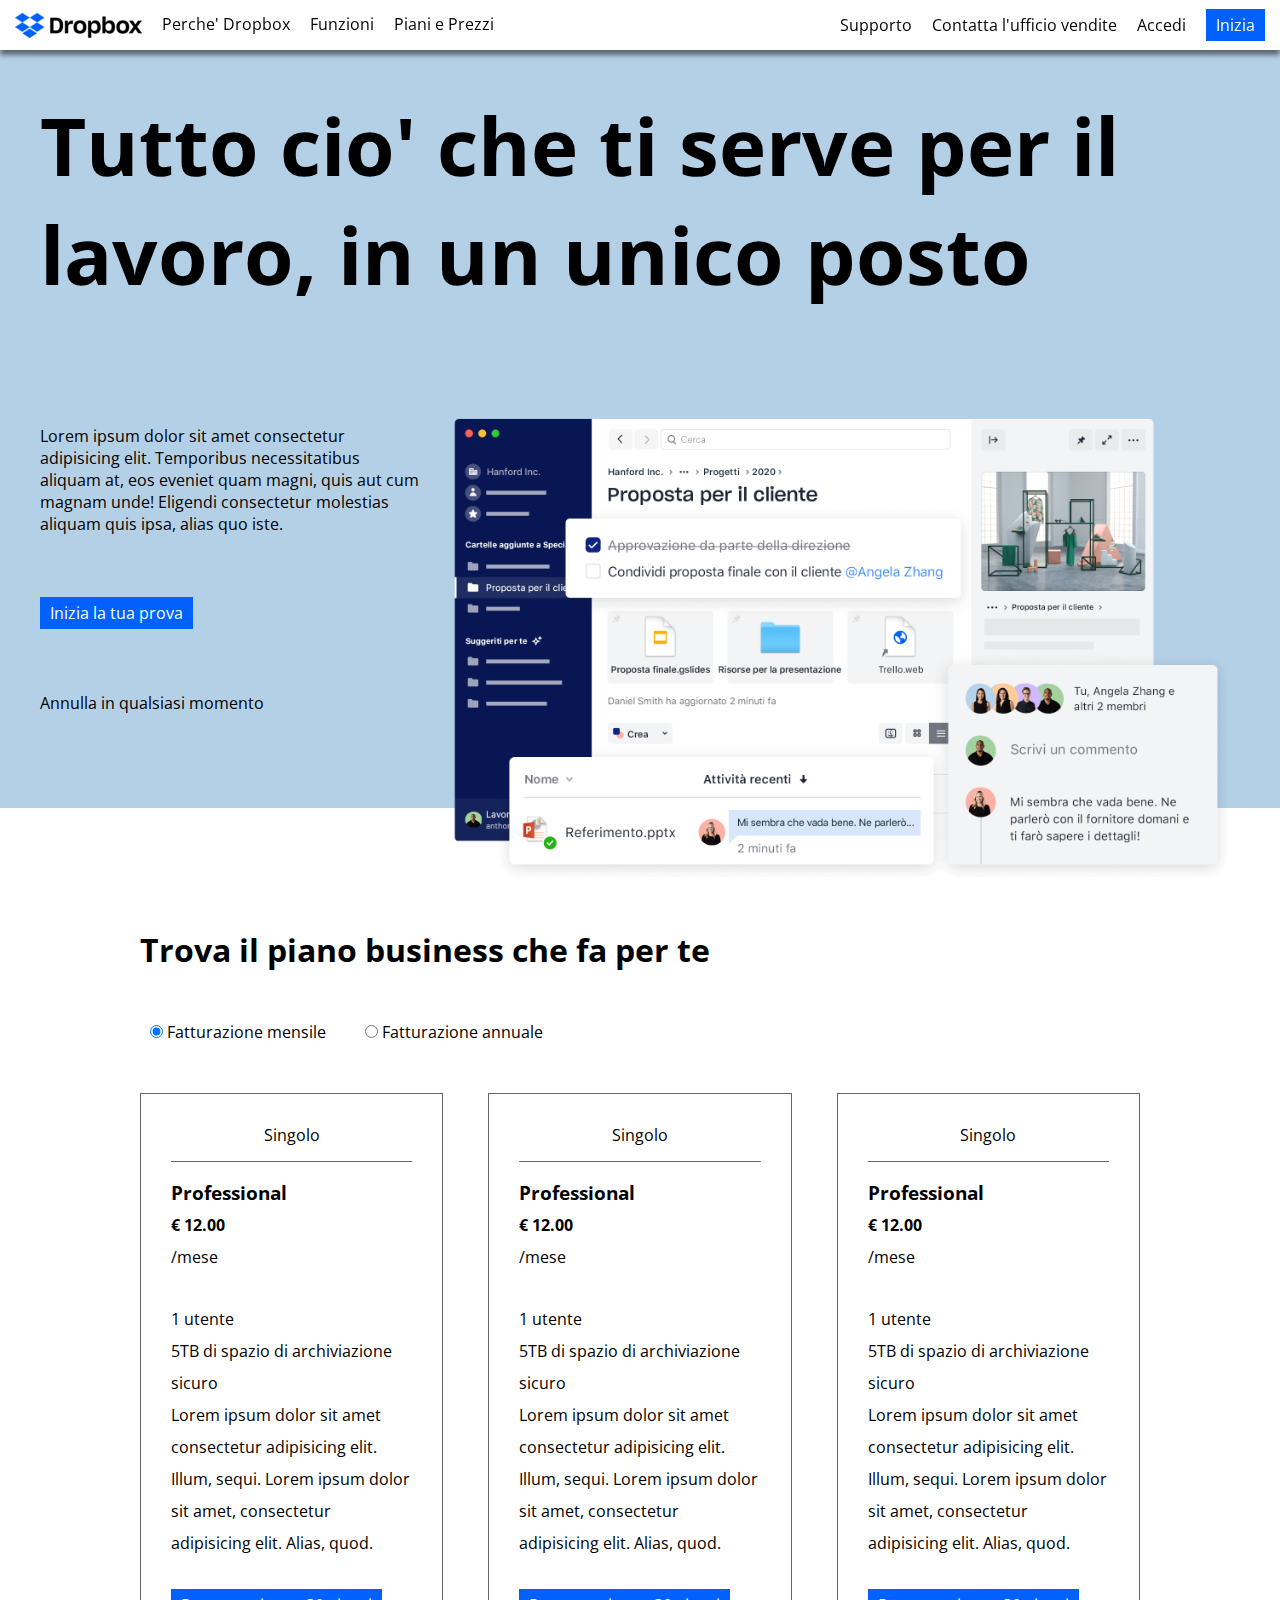
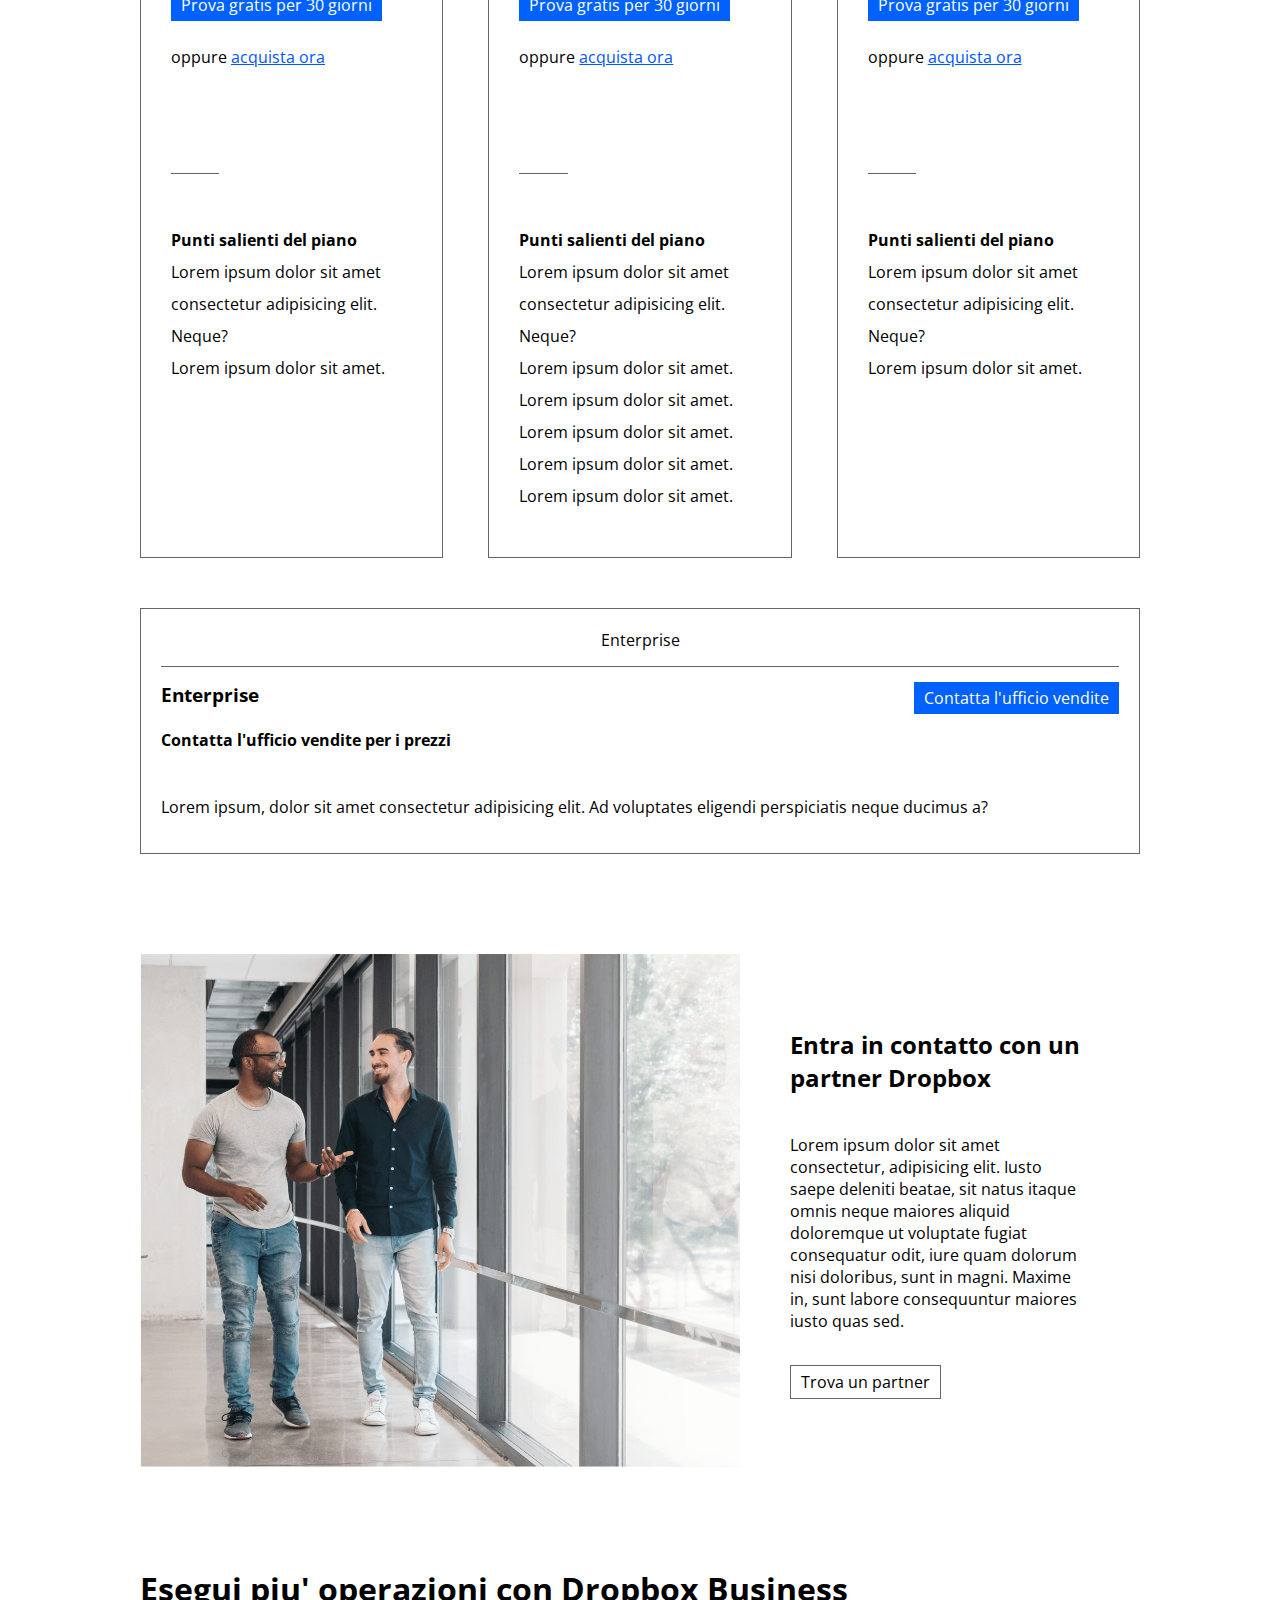
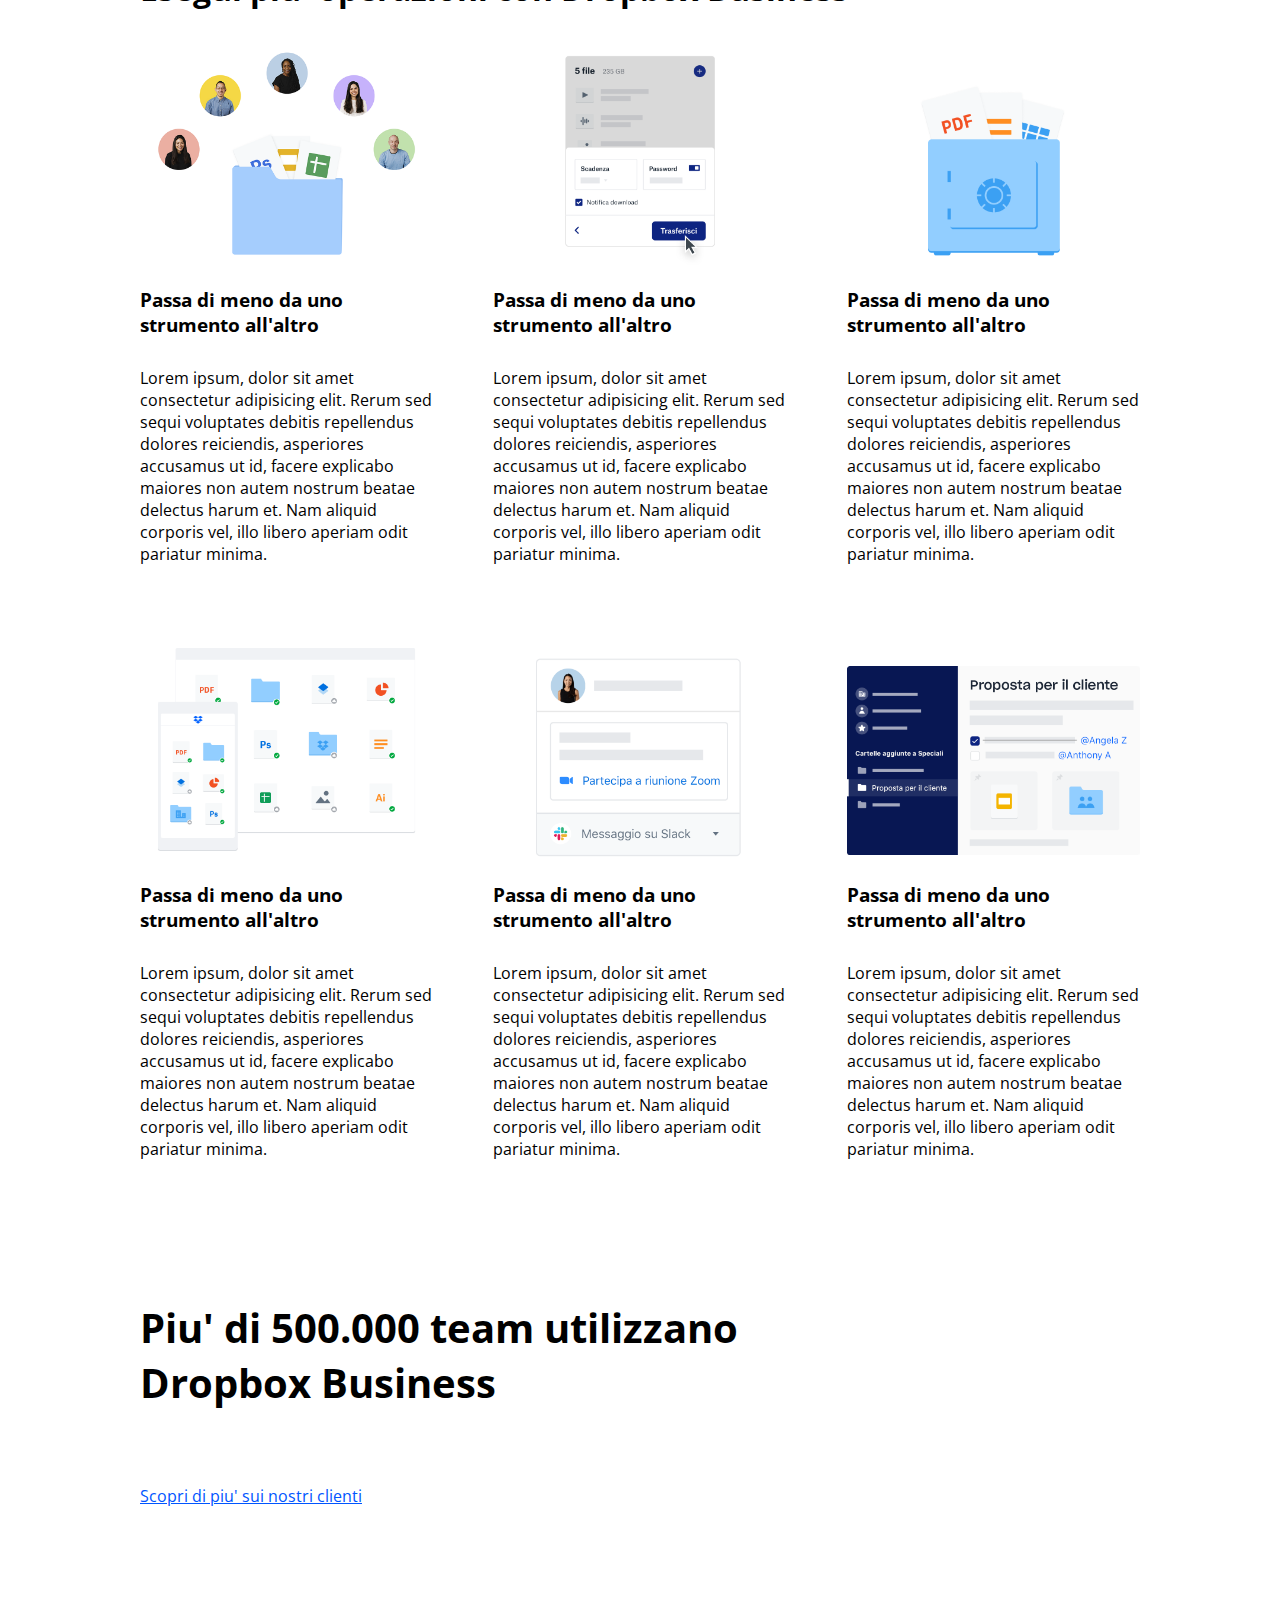
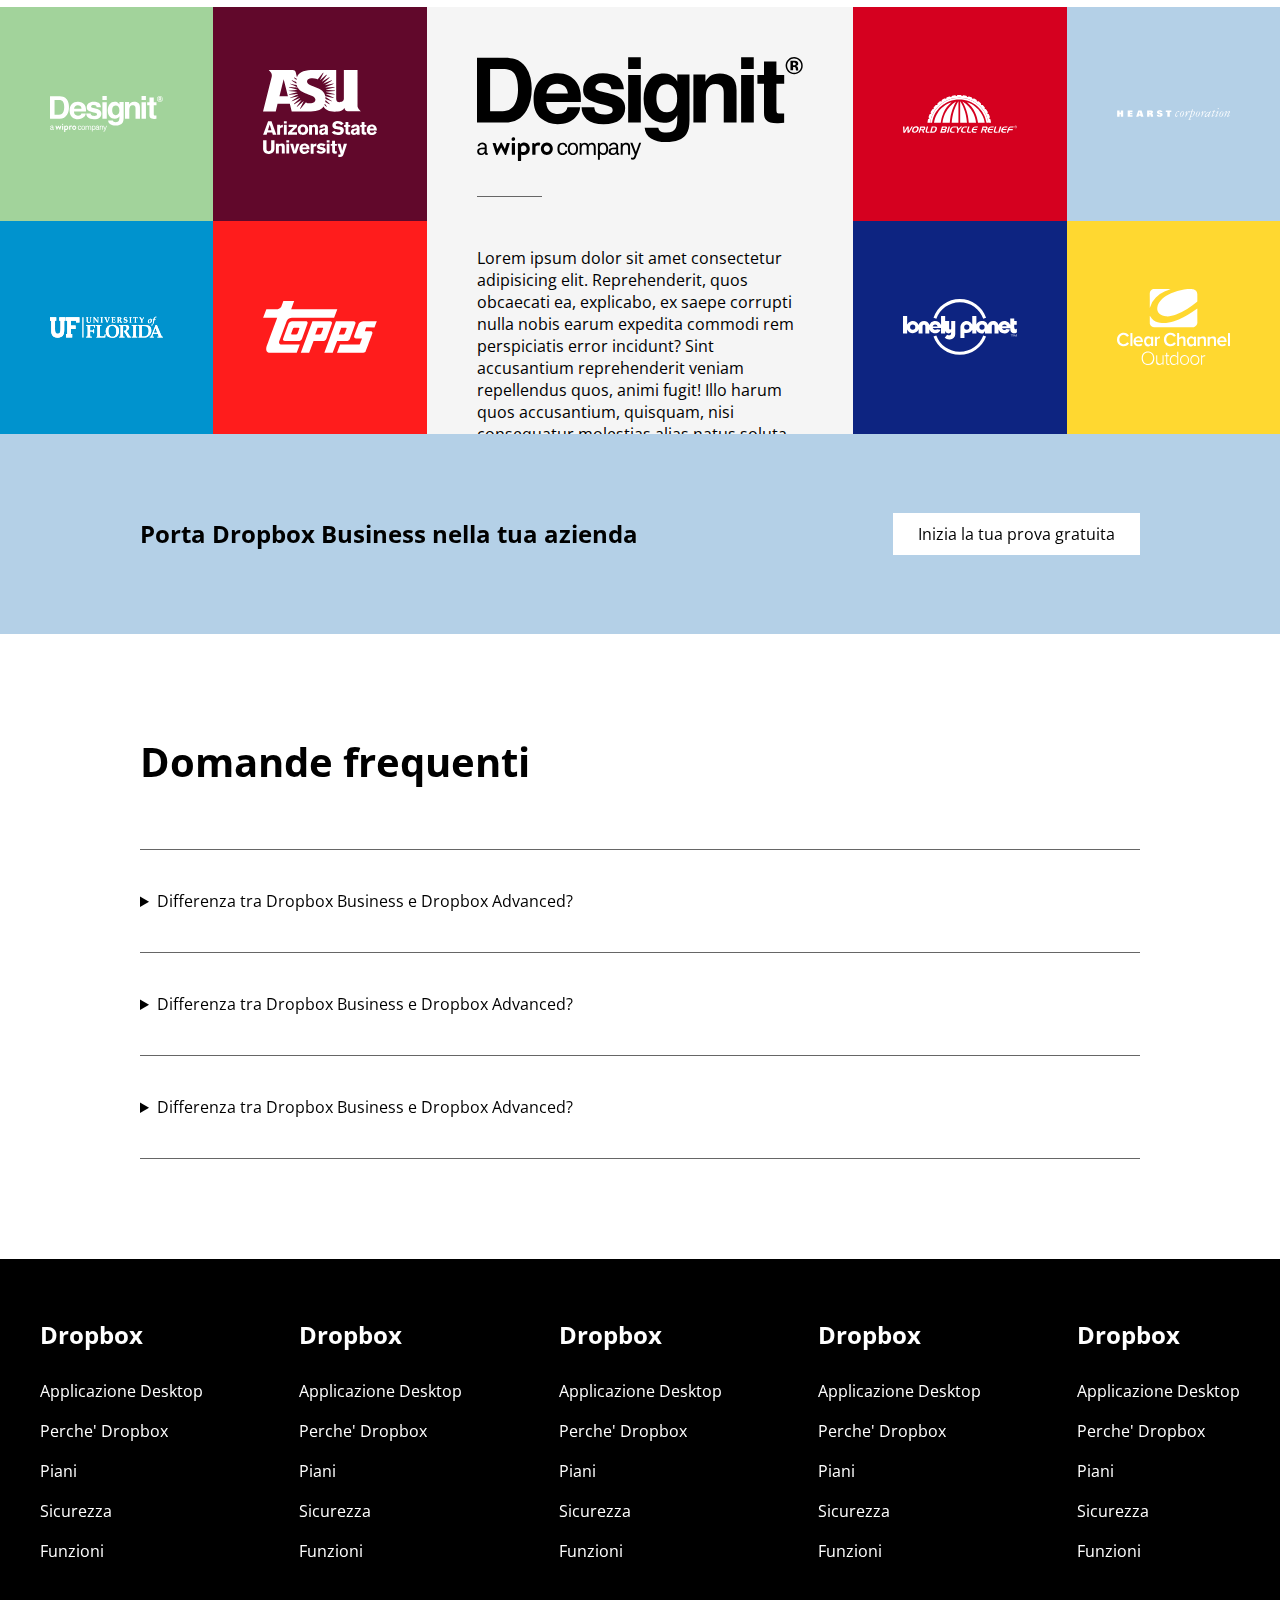
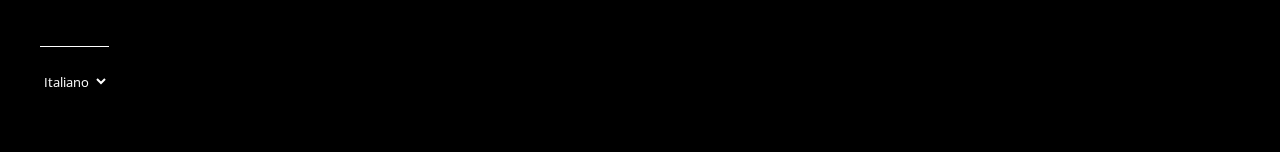
<file: index.html>
<!DOCTYPE html>
<html lang="en">

<head>
    <meta charset="UTF-8">
    <meta name="viewport" content="width=device-width, initial-scale=1.0">
    <link rel="stylesheet" href="https://cdnjs.cloudflare.com/ajax/libs/font-awesome/6.4.2/css/all.min.css"
        integrity="sha512-z3gLpd7yknf1YoNbCzqRKc4qyor8gaKU1qmn+CShxbuBusANI9QpRohGBreCFkKxLhei6S9CQXFEbbKuqLg0DA=="
        crossorigin="anonymous" referrerpolicy="no-referrer" />
    <link rel="preconnect" href="https://fonts.googleapis.com">
    <link rel="preconnect" href="https://fonts.gstatic.com" crossorigin>
    <link
        href="https://fonts.googleapis.com/css2?family=Open+Sans:ital,wght@0,300;0,400;0,500;0,600;0,700;0,800;1,300;1,400;1,500;1,600;1,700;1,800&display=swap"
        rel="stylesheet">
    <link rel="stylesheet" href="css/style.css">
    <title>Dropbox</title>
</head>

<body>
    <!-- Header -->
    <header>
        <nav class="flex vertical-center sp-between ">
            <ul class="flex gap20">
                <div>
                    <img src="img/logo-small.png" alt="Logo" class="img-fluid">
                </div>
                <li><a href="#">Perche' Dropbox</a></li>
                <li><a href="#">Funzioni</a></li>
                <li><a href="#">Piani e Prezzi</a></li>
            </ul>
            <ul class="flex gap20">
                <li><a href="#">Supporto</a></li>
                <li><a href="#">Contatta l'ufficio vendite</a></li>
                <li><a href="#">Accedi</a></li>
                <li><a class="button-blue" href="">Inizia</a></li>
            </ul>
        </nav>
        <div id="hero" class="">
            <div class="container-big">
                <div class="title">
                    <h1>
                        Tutto cio' che ti serve per il lavoro, in un unico posto
                    </h1>
                </div>
                <div class="hero flex">
                    <div class="flex column sp-evenly nostretch hero-txt">
                        <p>Lorem ipsum dolor sit amet consectetur adipisicing elit. Temporibus necessitatibus aliquam
                            at, eos eveniet quam magni, quis aut cum magnam unde! Eligendi consectetur molestias aliquam
                            quis ipsa, alias quo iste.
                        </p>
                        <a href="" class="button-blue">Inizia la tua prova</a>
                        <p>Annulla in qualsiasi momento</p>
                        <a href="#piani"><i class="fa-solid fa-arrow-down"></i></a>
                    </div>
                    <div class="hero-img">
                        <img src="img/jumbo.png" alt="" class="img-fluid">
                    </div>
                </div>
            </div>
        </div>
    </header>

    <!-- Main -->
    <main>
        <section id="piani" class="container-small margin">
            <h2>
                Trova il piano business che fa per te
            </h2>
            <div class="radio">
                <input type="radio" name="fatturazione" id="mensile" checked value="mensile">
                <label for="mensile" style="margin-right: 25px;">Fatturazione mensile</label>
                <input type="radio" name="fatturazione" id="annuale" value="annuale">
                <label for="annuale">Fatturazione annuale</label>
            </div>
            <div class="flex sp-between">
                <div class="card">
                    <div class="head-plan">
                        <i class="fa-solid fa-user"></i> Singolo
                    </div>
                    <ul>
                        <li>
                            <h3>
                                Professional
                            </h3>
                        </li>
                        <li>
                            <strong>
                                &euro; 12.00
                            </strong>
                        </li>
                        <li>/mese</li>
                    </ul>
                    <ul>
                        <li><i class="fa-solid fa-user" style="text-indent: -1.2em;"></i> 1 utente</li>
                        <li><i class="fa-solid fa-folder" style="text-indent: -1.2em;"></i> 5TB di spazio di
                            archiviazione sicuro</li>
                        <li><i class="fa-solid fa-share-nodes" style="text-indent: -1.2em;"></i> Lorem ipsum dolor
                            sit amet consectetur
                            adipisicing elit. Illum, sequi. Lorem ipsum dolor sit amet, consectetur adipisicing elit.
                            Alias, quod.</li>
                    </ul>
                    <ul>
                        <a href="" class="button-blue">Prova gratis per 30 giorni</a>
                        <br>
                        <p style="padding: 20px 0;"> oppure
                            <a href="" class="buy-now">acquista ora
                            </a>
                        </p>
                    </ul>
                    <p class="line"></p>
                    <ul class="bottom-plan">
                        <li>
                            <h4>Punti salienti del piano</h4>
                        </li>
                        <li> <i class="fa-solid fa-check" style="text-indent: -1em;"></i> Lorem ipsum dolor sit amet
                            consectetur adipisicing elit.
                            Neque?</li>
                        <li><i class="fa-solid fa-check" style="text-indent: -1em;"></i> Lorem ipsum dolor sit amet.
                        </li>
                    </ul>
                </div>
                <div class="card">
                    <div class="head-plan">
                        <i class="fa-solid fa-user"></i> Singolo
                    </div>
                    <ul>
                        <li>
                            <h3>
                                Professional
                            </h3>
                        </li>
                        <li>
                            <strong>
                                &euro; 12.00
                            </strong>
                        </li>
                        <li>/mese</li>
                    </ul>
                    <ul>
                        <li><i class="fa-solid fa-user" style="text-indent: -1.2em;"></i> 1 utente</li>
                        <li><i class="fa-solid fa-folder" style="text-indent: -1.2em;"></i> 5TB di spazio di
                            archiviazione sicuro</li>
                        <li><i class="fa-solid fa-share-nodes" style="text-indent: -1.2em;"></i> Lorem ipsum dolor
                            sit amet consectetur
                            adipisicing elit. Illum, sequi. Lorem ipsum dolor sit amet, consectetur adipisicing elit.
                            Alias, quod.</li>
                    </ul>
                    <ul>
                        <a href="" class="button-blue">Prova gratis per 30 giorni</a>
                        <br>
                        <p style="padding: 20px 0;"> oppure
                            <a href="" class="buy-now">acquista ora
                            </a>
                        </p>
                    </ul>
                    <p class="line"></p>
                    <ul class="bottom-plan">
                        <li>
                            <h4>Punti salienti del piano</h4>
                        </li>
                        <li> <i class="fa-solid fa-check" style="text-indent: -1em;"></i> Lorem ipsum dolor sit amet
                            consectetur adipisicing elit.
                            Neque?</li>
                        <li><i class="fa-solid fa-check" style="text-indent: -1em;"></i> Lorem ipsum dolor sit amet.
                        </li>
                        <li><i class="fa-solid fa-check" style="text-indent: -1em;"></i> Lorem ipsum dolor sit amet.
                        </li>
                        <li><i class="fa-solid fa-check" style="text-indent: -1em;"></i> Lorem ipsum dolor sit amet.
                        </li>
                        <li><i class="fa-solid fa-check" style="text-indent: -1em;"></i> Lorem ipsum dolor sit amet.
                        </li>
                        <li><i class="fa-solid fa-check" style="text-indent: -1em;"></i> Lorem ipsum dolor sit amet.
                        </li>
                    </ul>
                </div>
                <div class="card">
                    <div class="head-plan">
                        <i class="fa-solid fa-user"></i> Singolo
                    </div>
                    <ul>
                        <li>
                            <h3>
                                Professional
                            </h3>
                        </li>
                        <li>
                            <strong>
                                &euro; 12.00
                            </strong>
                        </li>
                        <li>/mese</li>
                    </ul>
                    <ul>
                        <li><i class="fa-solid fa-user" style="text-indent: -1.2em;"></i> 1 utente</li>
                        <li><i class="fa-solid fa-folder" style="text-indent: -1.2em;"></i> 5TB di spazio di
                            archiviazione sicuro</li>
                        <li><i class="fa-solid fa-share-nodes" style="text-indent: -1.2em;"></i> Lorem ipsum dolor
                            sit amet consectetur
                            adipisicing elit. Illum, sequi. Lorem ipsum dolor sit amet, consectetur adipisicing elit.
                            Alias, quod.</li>
                    </ul>
                    <ul>
                        <a href="" class="button-blue">Prova gratis per 30 giorni</a>
                        <br>
                        <p style="padding: 20px 0;"> oppure
                            <a href="" class="buy-now">acquista ora
                            </a>
                        </p>
                    </ul>
                    <p class="line"></p>
                    <ul class="bottom-plan">
                        <li>
                            <h4>Punti salienti del piano</h4>
                        </li>
                        <li> <i class="fa-solid fa-check" style="text-indent: -1em;"></i> Lorem ipsum dolor sit amet
                            consectetur adipisicing elit.
                            Neque?</li>
                        <li><i class="fa-solid fa-check" style="text-indent: -1em;"></i> Lorem ipsum dolor sit amet.
                        </li>
                    </ul>
                </div>

            </div>
            <div class="enterprise">
                <div class="head-plan-enterprise">
                    <i class="fa-solid fa-user"></i> Enterprise
                </div>
                <div class="main-enterprise flex nostretch sp-between">
                    <h3>
                        Enterprise
                    </h3>
                    <a href="" class="button-blue">
                        Contatta l'ufficio vendite
                    </a>
                </div>
                <div class="bot-enterprise">
                    <h4>
                        Contatta l'ufficio vendite per i prezzi
                    </h4>
                    <p>Lorem ipsum, dolor sit amet consectetur adipisicing elit. Ad voluptates eligendi perspiciatis
                        neque ducimus a?</p>
                </div>
            </div>
        </section>

        <section id="partner" class="container-small flex margin">
            <div class="partner-img">
                <img class="img-fluid" src="img/partner.png" alt="">
            </div>
            <div class="partner-txt flex column sp-evenly">
                <h3>
                    Entra in contatto con un partner Dropbox
                </h3>
                <p>
                    Lorem ipsum dolor sit amet consectetur, adipisicing elit. Iusto saepe deleniti beatae, sit natus
                    itaque omnis neque maiores aliquid doloremque ut voluptate fugiat consequatur odit, iure quam
                    dolorum nisi doloribus, sunt in magni. Maxime in, sunt labore consequuntur maiores iusto quas sed.
                </p>
                <div>
                    <a class="button-reverse" href="">
                        Trova un partner
                    </a>
                </div>
            </div>

        </section>

        <section id="business" class="container-small margin">
            <h2>
                Esegui piu' operazioni con Dropbox Business
            </h2>
            <div class="flex sp-between wrap">
                <div class="box">
                    <div class="business-img">
                        <img class="img-fluid" src="img/business-feature-switching-tools.png" alt="">
                    </div>
                    <div class="business-txt">
                        <h3>Passa di meno da uno strumento all'altro</h3>
                        <p>Lorem ipsum, dolor sit amet consectetur adipisicing elit. Rerum sed sequi voluptates debitis
                            repellendus dolores reiciendis, asperiores accusamus ut id, facere explicabo maiores non
                            autem nostrum beatae delectus harum et. Nam aliquid corporis vel, illo libero aperiam odit
                            pariatur minima.
                        </p>
                    </div>
                </div>
                <div class="box">
                    <div class="business-img">
                        <img class="img-fluid" src="img/business-feature-send-files-it.png" alt="">
                    </div>
                    <div class="business-txt">
                        <h3>Passa di meno da uno strumento all'altro</h3>
                        <p>Lorem ipsum, dolor sit amet consectetur adipisicing elit. Rerum sed sequi voluptates debitis
                            repellendus dolores reiciendis, asperiores accusamus ut id, facere explicabo maiores non
                            autem nostrum beatae delectus harum et. Nam aliquid corporis vel, illo libero aperiam odit
                            pariatur minima.
                        </p>
                    </div>
                </div>
                <div class="box">
                    <div class="business-img">
                        <img class="img-fluid" src="img/business-feature-security.png" alt="">
                    </div>
                    <div class="business-txt">
                        <h3>Passa di meno da uno strumento all'altro</h3>
                        <p>Lorem ipsum, dolor sit amet consectetur adipisicing elit. Rerum sed sequi voluptates debitis
                            repellendus dolores reiciendis, asperiores accusamus ut id, facere explicabo maiores non
                            autem nostrum beatae delectus harum et. Nam aliquid corporis vel, illo libero aperiam odit
                            pariatur minima.
                        </p>
                    </div>
                </div>
                <div class="box">
                    <div class="business-img">
                        <img class="img-fluid" src="img/business-feature-multi-device.png" alt="">
                    </div>
                    <div class="business-txt">
                        <h3>Passa di meno da uno strumento all'altro</h3>
                        <p>Lorem ipsum, dolor sit amet consectetur adipisicing elit. Rerum sed sequi voluptates debitis
                            repellendus dolores reiciendis, asperiores accusamus ut id, facere explicabo maiores non
                            autem nostrum beatae delectus harum et. Nam aliquid corporis vel, illo libero aperiam odit
                            pariatur minima.
                        </p>
                    </div>
                </div>
                <div class="box">
                    <div class="business-img">
                        <img class="img-fluid" src="img/business-feature-integrations-it.png" alt="">
                    </div>
                    <div class="business-txt">
                        <h3>Passa di meno da uno strumento all'altro</h3>
                        <p>Lorem ipsum, dolor sit amet consectetur adipisicing elit. Rerum sed sequi voluptates debitis
                            repellendus dolores reiciendis, asperiores accusamus ut id, facere explicabo maiores non
                            autem nostrum beatae delectus harum et. Nam aliquid corporis vel, illo libero aperiam odit
                            pariatur minima.
                        </p>
                    </div>
                </div>
                <div class="box">
                    <div class="business-img">
                        <img class="img-fluid" src="img/business-feature-coordinate-it.png" alt="">
                    </div>
                    <div class="business-txt">
                        <h3>Passa di meno da uno strumento all'altro</h3>
                        <p>Lorem ipsum, dolor sit amet consectetur adipisicing elit. Rerum sed sequi voluptates debitis
                            repellendus dolores reiciendis, asperiores accusamus ut id, facere explicabo maiores non
                            autem nostrum beatae delectus harum et. Nam aliquid corporis vel, illo libero aperiam odit
                            pariatur minima.
                        </p>
                    </div>
                </div>
            </div>
        </section>

        <section id="disclaim" class="container-small margin">
            <h2>
                Piu' di 500.000 team utilizzano Dropbox Business
            </h2>
            <a href="" class="buy-now">Scopri di piu' sui nostri
                clienti</a>
        </section>

        <section id="collab" class="flex">
            <div class="square flex wrap">
                <div class="collaborator bg-designt flex vertical-center">
                    <img class="img-fluid" src="img/designit.svg" alt="">
                </div>
                <div class="collaborator bg-asu  flex vertical-center">
                    <img class="img-fluid" src="img/arizona_state_university.svg" alt="">
                </div>
                <div class="collaborator bg-florida flex vertical-center">
                    <img class="img-fluid" src="img/university_of_florida.svg" alt="">
                </div>
                <div class="collaborator bg-topps flex vertical-center">
                    <img class="img-fluid" src="img/topps.svg" alt="">
                </div>
            </div>
            <div class="square bg-center">
                <div class="">
                    <img style="filter: invert(0%) sepia(100%) saturate(7437%) hue-rotate(327deg) brightness(114%) contrast(114%);"
                        class="img-fluid" src="img/designit.svg" alt="">
                </div>
                <div class="line"></div>
                <div class="">
                    <p>Lorem ipsum dolor sit amet consectetur adipisicing elit. Reprehenderit, quos obcaecati ea,
                        explicabo, ex saepe corrupti nulla nobis earum expedita commodi rem perspiciatis error incidunt?
                        Sint accusantium reprehenderit veniam repellendus quos, animi fugit! Illo harum quos
                        accusantium, quisquam, nisi consequatur molestias alias natus soluta vero magnam! Quidem ad
                        recusandae quasi.</p>
                    <p>Lorem ipsum dolor sit amet.</p>
                </div>
            </div>
            <div class="square flex wrap">
                <div class="collaborator bg-bicycle flex vertical-center">
                    <img class="img-fluid" src="img/world_bicycle_relief.svg" alt="">
                </div>
                <div class="collaborator bg-hearst flex vertical-center">
                    <img class="img-fluid" src="img/hearst_corp.svg" alt="">
                </div>
                <div class="collaborator bg-lonely flex vertical-center">
                    <img class="img-fluid" src="img/lonely_planet.svg" alt="">
                </div>
                <div class="collaborator bg-clear flex vertical-center">
                    <img class="img-fluid" src="img/clear_channel.svg" alt="">
                </div>
            </div>
        </section>

        <section id="try-business" class="margin">
            <div style="height: 200px;" class="container-small flex sp-between vertical-center">
                <h2>Porta Dropbox Business nella tua azienda</h2>
                <a href="" class="button-white">Inizia la tua prova gratuita</a>
            </div>
        </section>

        <section id="faq" class="container-small margin">
            <h2>
                Domande frequenti
            </h2>
            <details>
                <summary>
                    Differenza tra Dropbox Business e Dropbox Advanced?
                </summary>
                <p>
                    Lorem ipsum dolor sit amet, consectetur adipisicing elit. Nihil, quidem eos obcaecati optio quod
                    pariatur dicta corrupti dolorem non nesciunt sint voluptas tenetur quam ad sequi laboriosam harum
                    tempora reiciendis rem quo possimus porro? Ea officia beatae delectus quam nulla nostrum ipsum?
                </p>
            </details>
            <details>
                <summary>
                    Differenza tra Dropbox Business e Dropbox Advanced?
                </summary>
                <p>
                    Lorem ipsum dolor sit amet, consectetur adipisicing elit. Nihil, quidem eos obcaecati optio quod
                    pariatur dicta corrupti dolorem non nesciunt sint voluptas tenetur quam ad sequi laboriosam harum
                    tempora reiciendis rem quo possimus porro? Ea officia beatae delectus quam nulla nostrum ipsum?
                </p>
            </details>
            <details>
                <summary>
                    Differenza tra Dropbox Business e Dropbox Advanced?
                </summary>
                <p>
                    Lorem ipsum dolor sit amet, consectetur adipisicing elit. Nihil, quidem eos obcaecati optio quod
                    pariatur dicta corrupti dolorem non nesciunt sint voluptas tenetur quam ad sequi laboriosam harum
                    tempora reiciendis rem quo possimus porro? Ea officia beatae delectus quam nulla nostrum ipsum?
                </p>
            </details>
        </section>
    </main>

    <footer>
        <section id="footer-top" class="container-big flex sp-between">
            <ul>
                <h3>
                    Dropbox
                </h3>
                <li><a href="">
                        Applicazione Desktop
                    </a></li>
                <li><a href="">
                        Perche' Dropbox
                    </a></li>
                <li><a href="">
                        Piani
                    </a></li>
                <li><a href="">
                        Sicurezza
                    </a></li>
                <li><a href="">
                        Funzioni
                    </a></li>
            </ul>
            <ul>
                <h3>
                    Dropbox
                </h3>
                <li><a href="">
                        Applicazione Desktop
                    </a></li>
                <li><a href="">
                        Perche' Dropbox
                    </a></li>
                <li><a href="">
                        Piani
                    </a></li>
                <li><a href="">
                        Sicurezza
                    </a></li>
                <li><a href="">
                        Funzioni
                    </a></li>
            </ul>
            <ul>
                <h3>
                    Dropbox
                </h3>
                <li><a href="">
                        Applicazione Desktop
                    </a></li>
                <li><a href="">
                        Perche' Dropbox
                    </a></li>
                <li><a href="">
                        Piani
                    </a></li>
                <li><a href="">
                        Sicurezza
                    </a></li>
                <li><a href="">
                        Funzioni
                    </a></li>
            </ul>
            <ul>
                <h3>
                    Dropbox
                </h3>
                <li><a href="">
                        Applicazione Desktop
                    </a></li>
                <li><a href="">
                        Perche' Dropbox
                    </a></li>
                <li><a href="">
                        Piani
                    </a></li>
                <li><a href="">
                        Sicurezza
                    </a></li>
                <li><a href="">
                        Funzioni
                    </a></li>
            </ul>
            <ul>
                <h3>
                    Dropbox
                </h3>
                <li><a href="">
                        Applicazione Desktop
                    </a></li>
                <li><a href="">
                        Perche' Dropbox
                    </a></li>
                <li><a href="">
                        Piani
                    </a></li>
                <li><a href="">
                        Sicurezza
                    </a></li>
                <li><a href="">
                        Funzioni
                    </a></li>
            </ul>
        </section>

        <section id="footer-bot" class="container-big">
            <select name="lingue" id="">
                <option value="">Italiano</option>
                <option value="">Tedesco</option>
            </select>
        </section>
    </footer>
</body>

</html>
</file>
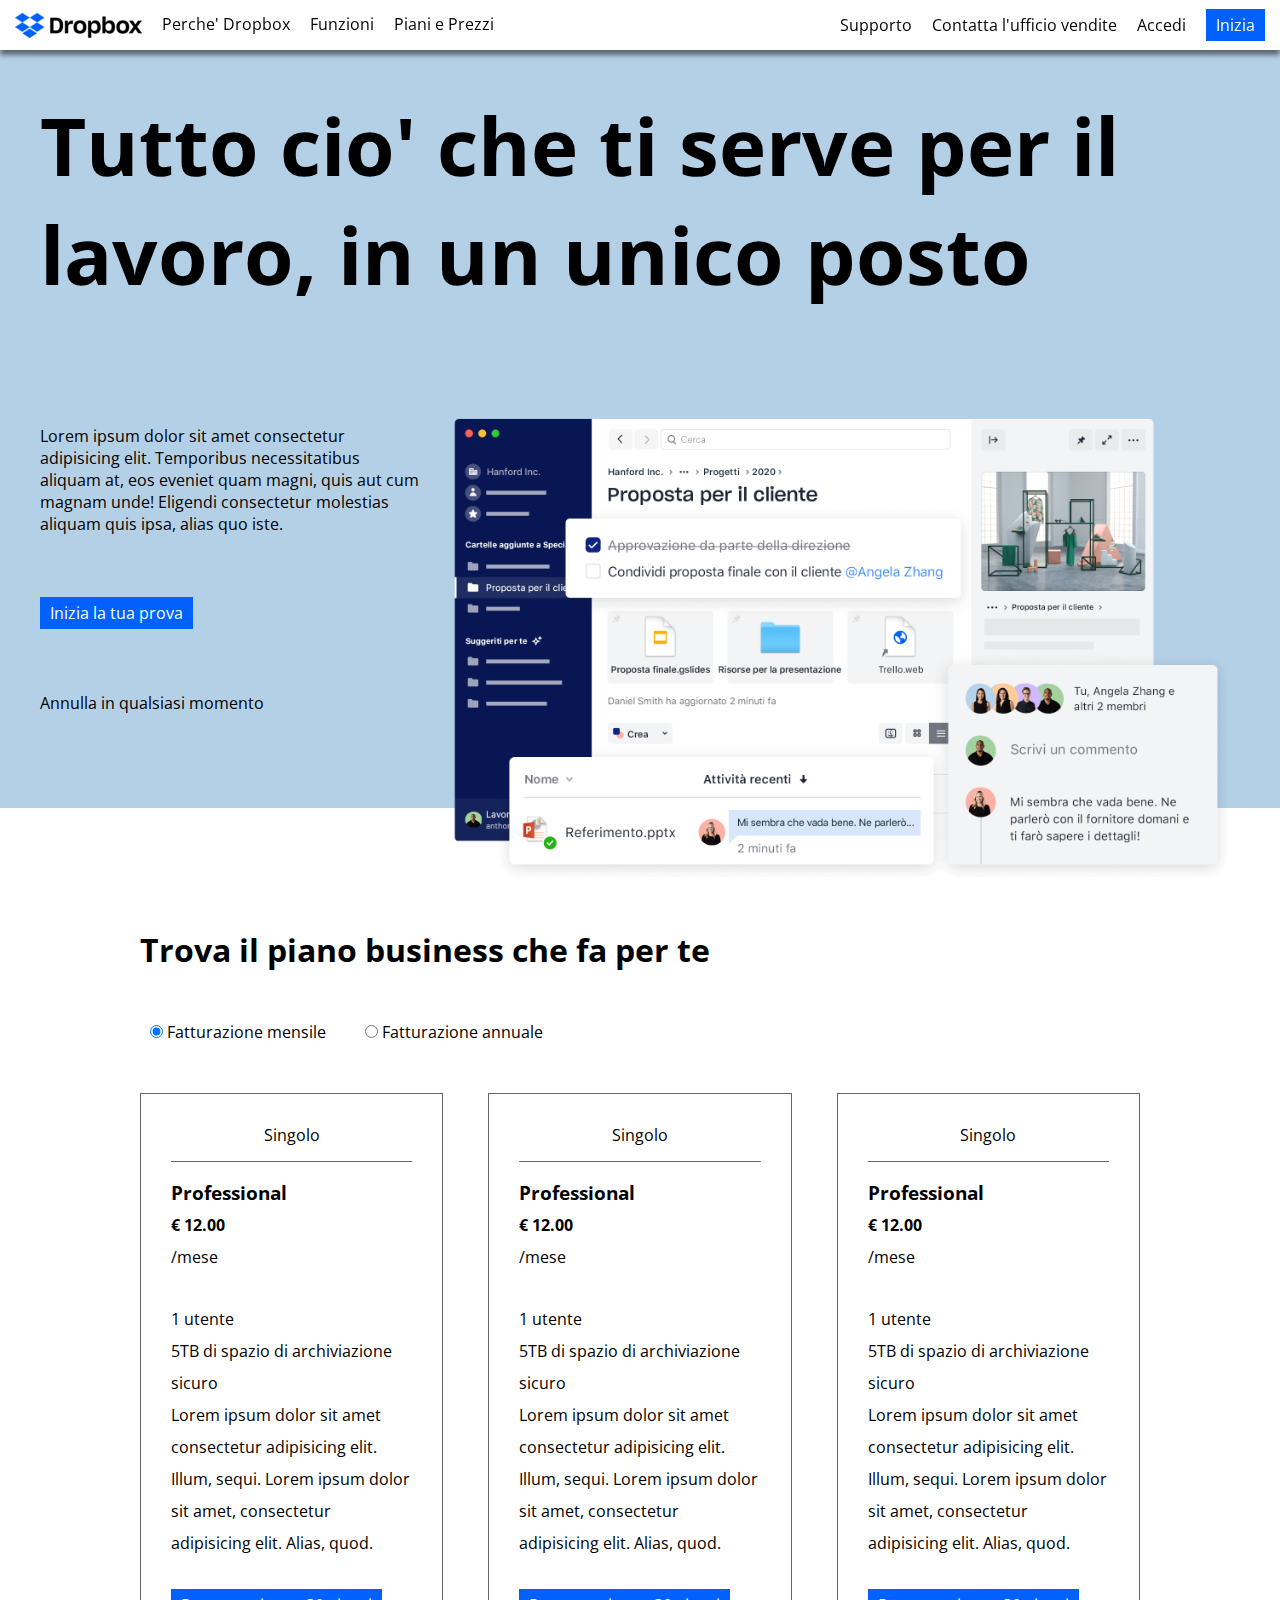
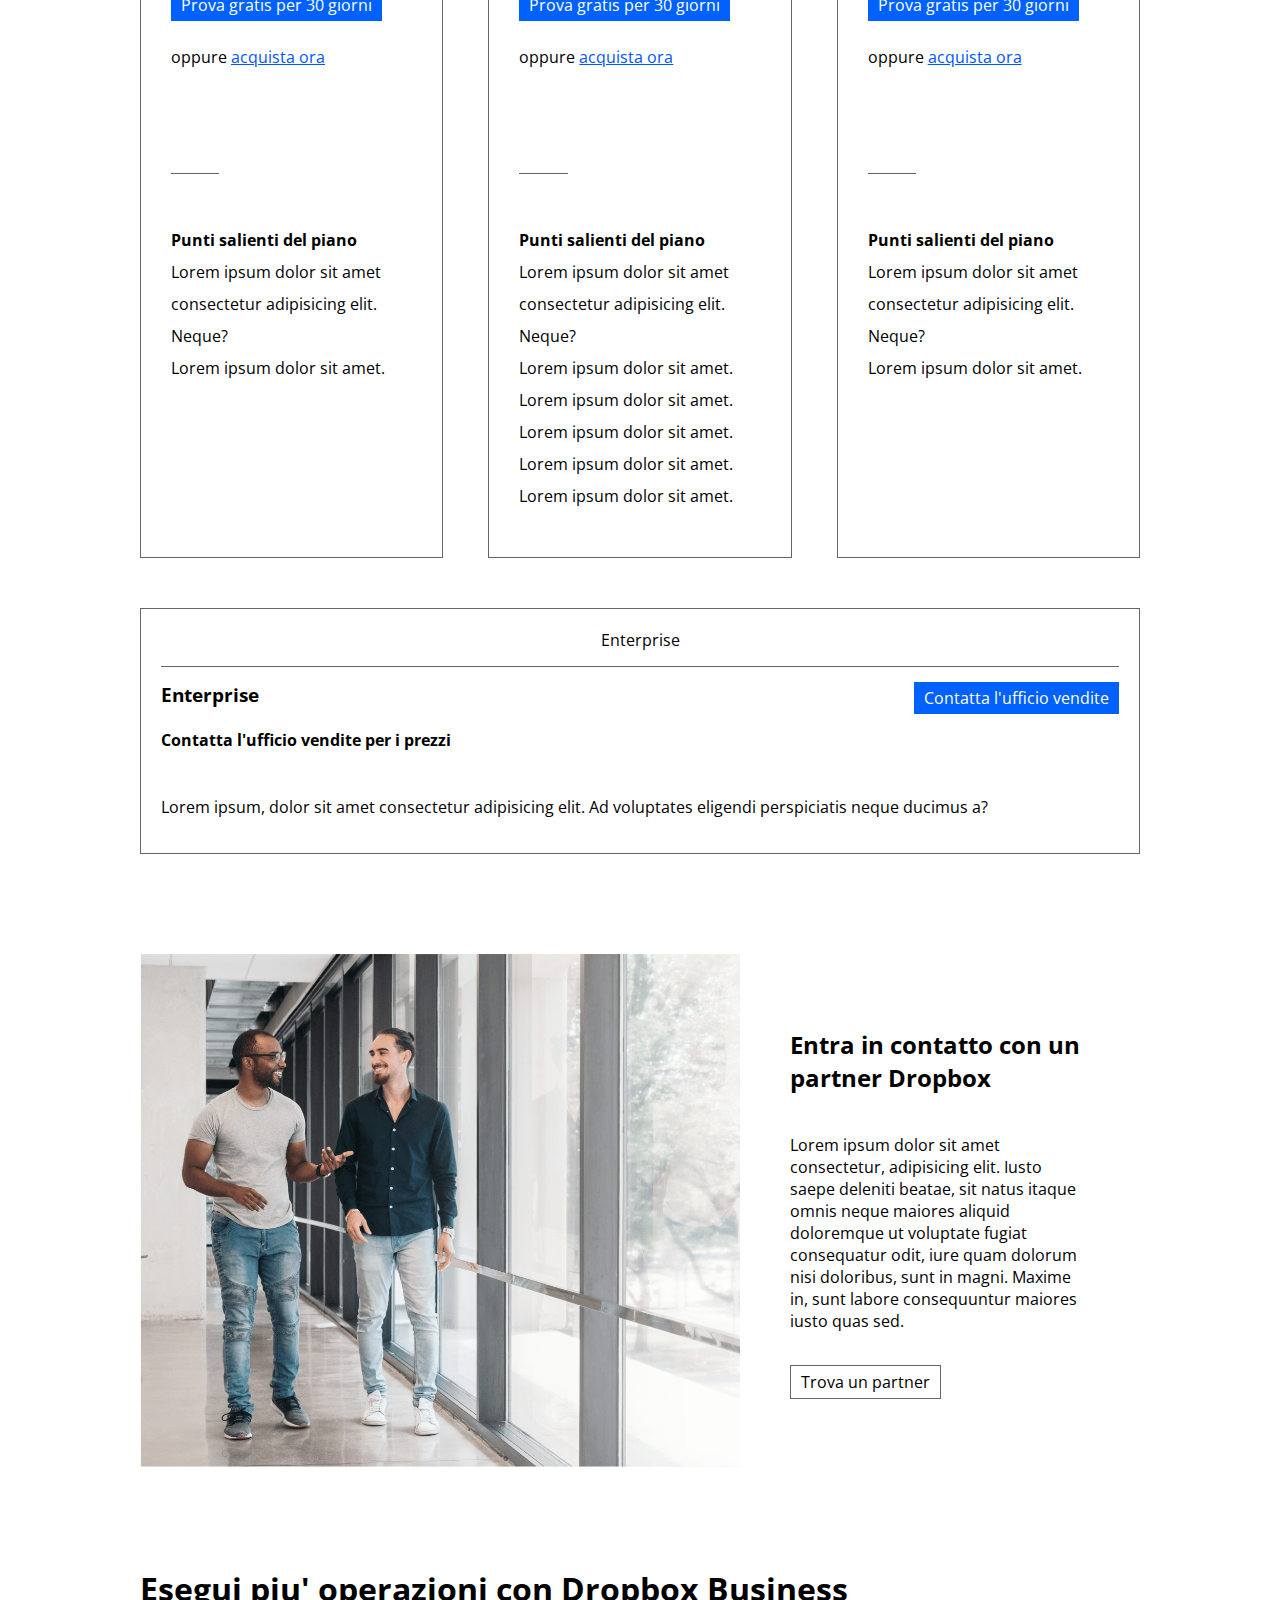
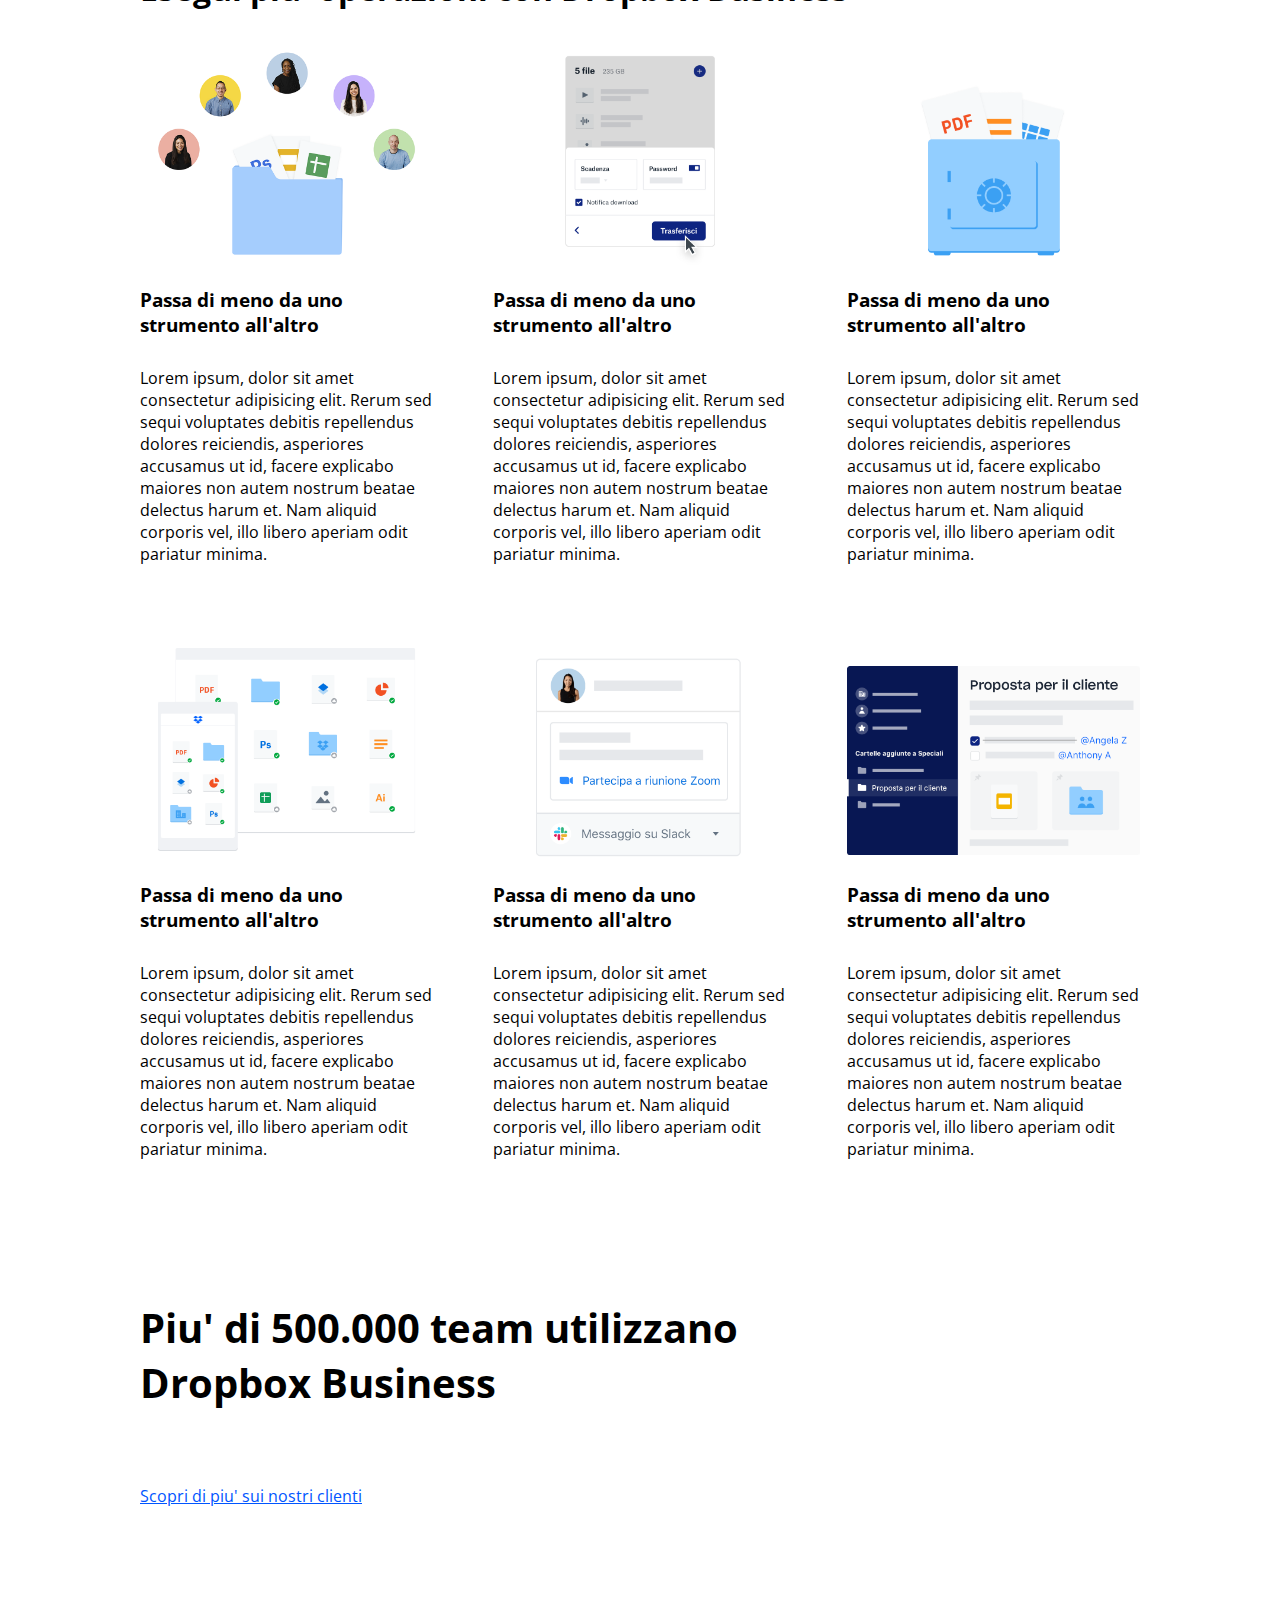
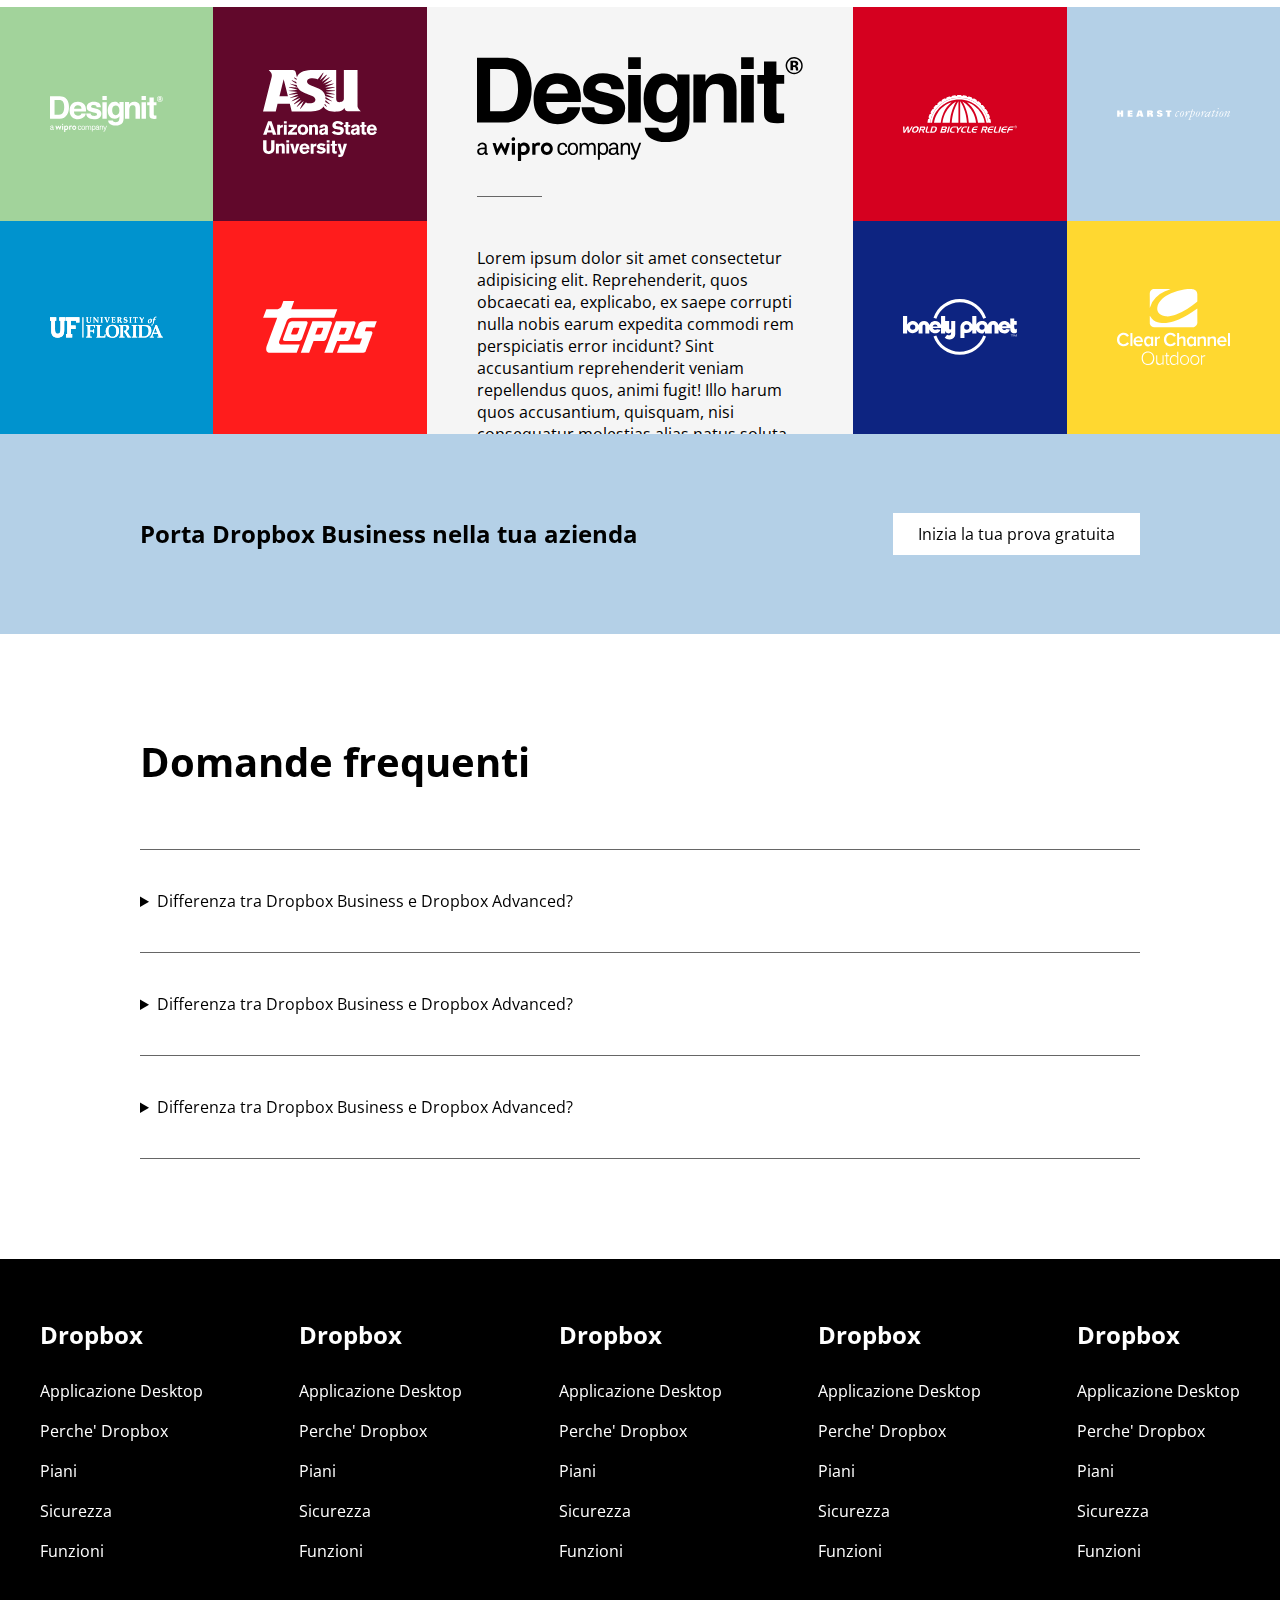
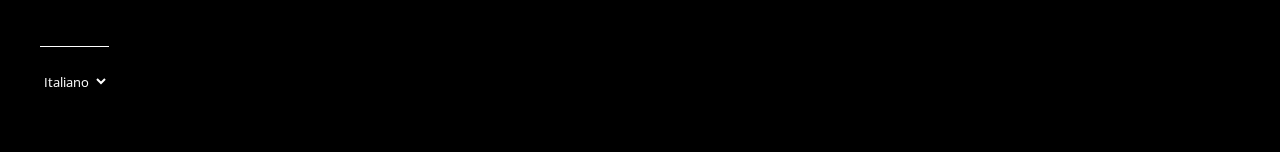
<file: index1.html>
<!DOCTYPE html>
<html lang="en">

<head>
    <meta charset="UTF-8">
    <meta name="viewport" content="width=device-width, initial-scale=1.0">
    <link rel="stylesheet" href="https://cdnjs.cloudflare.com/ajax/libs/font-awesome/6.4.2/css/all.min.css"
        integrity="sha512-z3gLpd7yknf1YoNbCzqRKc4qyor8gaKU1qmn+CShxbuBusANI9QpRohGBreCFkKxLhei6S9CQXFEbbKuqLg0DA=="
        crossorigin="anonymous" referrerpolicy="no-referrer" />
    <link rel="preconnect" href="https://fonts.googleapis.com">
    <link rel="preconnect" href="https://fonts.gstatic.com" crossorigin>
    <link
        href="https://fonts.googleapis.com/css2?family=Open+Sans:ital,wght@0,300;0,400;0,500;0,600;0,700;0,800;1,300;1,400;1,500;1,600;1,700;1,800&display=swap"
        rel="stylesheet">
    <link rel="stylesheet" href="css/style1.css">
    <title>Dropbox</title>
</head>

<body>
    <!-- Header -->
    <header>
        <nav class="flex vertical-center sp-between ">
            <ul class="flex gap20">
                <div>
                    <img src="img/logo-small.png" alt="Logo" class="img-fluid">
                </div>
                <li><a href="#">Perche' Dropbox</a></li>
                <li><a href="#">Funzioni</a></li>
                <li><a href="#">Piani e Prezzi</a></li>
            </ul>
            <ul class="flex gap20">
                <li><a href="#">Supporto</a></li>
                <li><a href="#">Contatta l'ufficio vendite</a></li>
                <li><a href="#">Accedi</a></li>
                <li><a class="button-blue" href="">Inizia</a></li>
            </ul>
        </nav>
        <div id="hero" class="">
            <div class="container-big">
                <div class="title">
                    <h1>
                        Tutto cio' che ti serve per il lavoro, in un unico posto
                    </h1>
                </div>
                <div class="hero flex">
                    <div class="flex column sp-evenly nostretch hero-txt">
                        <p>Lorem ipsum dolor sit amet consectetur adipisicing elit. Temporibus necessitatibus aliquam
                            at, eos eveniet quam magni, quis aut cum magnam unde! Eligendi consectetur molestias aliquam
                            quis ipsa, alias quo iste.
                        </p>
                        <a href="" class="button-blue">Inizia la tua prova</a>
                        <p>Annulla in qualsiasi momento</p>
                        <a href="#piani"><i class="fa-solid fa-arrow-down"></i></a>
                    </div>
                    <div class="hero-img">
                        <img src="img/jumbo.png" alt="" class="img-fluid">
                    </div>
                </div>
            </div>
        </div>
    </header>

    <!-- Main -->
    <main>
        <section id="piani" class="container-small margin">
            <h2>
                Trova il piano business che fa per te
            </h2>
            <div class="radio">
                <input type="radio" name="fatturazione" id="mensile" checked value="mensile">
                <label for="mensile" style="margin-right: 25px;">Fatturazione mensile</label>
                <input type="radio" name="fatturazione" id="annuale" value="annuale">
                <label for="annuale">Fatturazione annuale</label>
            </div>
            <div class="flex sp-between">
                <div class="card">
                    <div class="head-plan">
                        <i class="fa-solid fa-user"></i> Singolo
                    </div>
                    <ul>
                        <li>
                            <h3>
                                Professional
                            </h3>
                        </li>
                        <li>
                            <strong>
                                &euro; 12.00
                            </strong>
                        </li>
                        <li>/mese</li>
                    </ul>
                    <ul>
                        <li><i class="fa-solid fa-user" style="text-indent: -1.2em;"></i> 1 utente</li>
                        <li><i class="fa-solid fa-folder" style="text-indent: -1.2em;"></i> 5TB di spazio di
                            archiviazione sicuro</li>
                        <li><i class="fa-solid fa-share-nodes" style="text-indent: -1.2em;"></i> Lorem ipsum dolor
                            sit amet consectetur
                            adipisicing elit. Illum, sequi. Lorem ipsum dolor sit amet, consectetur adipisicing elit.
                            Alias, quod.</li>
                    </ul>
                    <ul>
                        <a href="" class="button-blue">Prova gratis per 30 giorni</a>
                        <br>
                        <p style="padding: 20px 0;"> oppure
                            <a href="" class="buy-now">acquista ora
                            </a>
                        </p>
                    </ul>
                    <p class="line"></p>
                    <ul class="bottom-plan">
                        <li>
                            <h4>Punti salienti del piano</h4>
                        </li>
                        <li> <i class="fa-solid fa-check" style="text-indent: -1em;"></i> Lorem ipsum dolor sit amet
                            consectetur adipisicing elit.
                            Neque?</li>
                        <li><i class="fa-solid fa-check" style="text-indent: -1em;"></i> Lorem ipsum dolor sit amet.
                        </li>
                    </ul>
                </div>
                <div class="card">
                    <div class="head-plan">
                        <i class="fa-solid fa-user"></i> Singolo
                    </div>
                    <ul>
                        <li>
                            <h3>
                                Professional
                            </h3>
                        </li>
                        <li>
                            <strong>
                                &euro; 12.00
                            </strong>
                        </li>
                        <li>/mese</li>
                    </ul>
                    <ul>
                        <li><i class="fa-solid fa-user" style="text-indent: -1.2em;"></i> 1 utente</li>
                        <li><i class="fa-solid fa-folder" style="text-indent: -1.2em;"></i> 5TB di spazio di
                            archiviazione sicuro</li>
                        <li><i class="fa-solid fa-share-nodes" style="text-indent: -1.2em;"></i> Lorem ipsum dolor
                            sit amet consectetur
                            adipisicing elit. Illum, sequi. Lorem ipsum dolor sit amet, consectetur adipisicing elit.
                            Alias, quod.</li>
                    </ul>
                    <ul>
                        <a href="" class="button-blue">Prova gratis per 30 giorni</a>
                        <br>
                        <p style="padding: 20px 0;"> oppure
                            <a href="" class="buy-now">acquista ora
                            </a>
                        </p>
                    </ul>
                    <p class="line"></p>
                    <ul class="bottom-plan">
                        <li>
                            <h4>Punti salienti del piano</h4>
                        </li>
                        <li> <i class="fa-solid fa-check" style="text-indent: -1em;"></i> Lorem ipsum dolor sit amet
                            consectetur adipisicing elit.
                            Neque?</li>
                        <li><i class="fa-solid fa-check" style="text-indent: -1em;"></i> Lorem ipsum dolor sit amet.
                        </li>
                        <li><i class="fa-solid fa-check" style="text-indent: -1em;"></i> Lorem ipsum dolor sit amet.
                        </li>
                        <li><i class="fa-solid fa-check" style="text-indent: -1em;"></i> Lorem ipsum dolor sit amet.
                        </li>
                        <li><i class="fa-solid fa-check" style="text-indent: -1em;"></i> Lorem ipsum dolor sit amet.
                        </li>
                        <li><i class="fa-solid fa-check" style="text-indent: -1em;"></i> Lorem ipsum dolor sit amet.
                        </li>
                    </ul>
                </div>
                <div class="card">
                    <div class="head-plan">
                        <i class="fa-solid fa-user"></i> Singolo
                    </div>
                    <ul>
                        <li>
                            <h3>
                                Professional
                            </h3>
                        </li>
                        <li>
                            <strong>
                                &euro; 12.00
                            </strong>
                        </li>
                        <li>/mese</li>
                    </ul>
                    <ul>
                        <li><i class="fa-solid fa-user" style="text-indent: -1.2em;"></i> 1 utente</li>
                        <li><i class="fa-solid fa-folder" style="text-indent: -1.2em;"></i> 5TB di spazio di
                            archiviazione sicuro</li>
                        <li><i class="fa-solid fa-share-nodes" style="text-indent: -1.2em;"></i> Lorem ipsum dolor
                            sit amet consectetur
                            adipisicing elit. Illum, sequi. Lorem ipsum dolor sit amet, consectetur adipisicing elit.
                            Alias, quod.</li>
                    </ul>
                    <ul>
                        <a href="" class="button-blue">Prova gratis per 30 giorni</a>
                        <br>
                        <p style="padding: 20px 0;"> oppure
                            <a href="" class="buy-now">acquista ora
                            </a>
                        </p>
                    </ul>
                    <p class="line"></p>
                    <ul class="bottom-plan">
                        <li>
                            <h4>Punti salienti del piano</h4>
                        </li>
                        <li> <i class="fa-solid fa-check" style="text-indent: -1em;"></i> Lorem ipsum dolor sit amet
                            consectetur adipisicing elit.
                            Neque?</li>
                        <li><i class="fa-solid fa-check" style="text-indent: -1em;"></i> Lorem ipsum dolor sit amet.
                        </li>
                    </ul>
                </div>

            </div>
            <div class="enterprise">
                <div class="head-plan-enterprise">
                    <i class="fa-solid fa-user"></i> Enterprise
                </div>
                <div class="main-enterprise flex nostretch sp-between">
                    <h3>
                        Enterprise
                    </h3>
                    <a href="" class="button-blue">
                        Contatta l'ufficio vendite
                    </a>
                </div>
                <div class="bot-enterprise">
                    <h4>
                        Contatta l'ufficio vendite per i prezzi
                    </h4>
                    <p>Lorem ipsum, dolor sit amet consectetur adipisicing elit. Ad voluptates eligendi perspiciatis
                        neque ducimus a?</p>
                </div>
            </div>
        </section>

        <section id="partner" class="container-small flex margin">
            <div class="partner-img">
                <img class="img-fluid" src="img/partner.png" alt="">
            </div>
            <div class="partner-txt flex column sp-evenly">
                <h3>
                    Entra in contatto con un partner Dropbox
                </h3>
                <p>
                    Lorem ipsum dolor sit amet consectetur, adipisicing elit. Iusto saepe deleniti beatae, sit natus
                    itaque omnis neque maiores aliquid doloremque ut voluptate fugiat consequatur odit, iure quam
                    dolorum nisi doloribus, sunt in magni. Maxime in, sunt labore consequuntur maiores iusto quas sed.
                </p>
                <div>
                    <a class="button-reverse" href="">
                        Trova un partner
                    </a>
                </div>
            </div>

        </section>

        <section id="business" class="container-small margin">
            <h2>
                Esegui piu' operazioni con Dropbox Business
            </h2>
            <div class="flex sp-between wrap">
                <div class="box">
                    <div class="business-img">
                        <img class="img-fluid" src="img/business-feature-switching-tools.png" alt="">
                    </div>
                    <div class="business-txt">
                        <h3>Passa di meno da uno strumento all'altro</h3>
                        <p>Lorem ipsum, dolor sit amet consectetur adipisicing elit. Rerum sed sequi voluptates debitis
                            repellendus dolores reiciendis, asperiores accusamus ut id, facere explicabo maiores non
                            autem nostrum beatae delectus harum et. Nam aliquid corporis vel, illo libero aperiam odit
                            pariatur minima.
                        </p>
                    </div>
                </div>
                <div class="box">
                    <div class="business-img">
                        <img class="img-fluid" src="img/business-feature-send-files-it.png" alt="">
                    </div>
                    <div class="business-txt">
                        <h3>Passa di meno da uno strumento all'altro</h3>
                        <p>Lorem ipsum, dolor sit amet consectetur adipisicing elit. Rerum sed sequi voluptates debitis
                            repellendus dolores reiciendis, asperiores accusamus ut id, facere explicabo maiores non
                            autem nostrum beatae delectus harum et. Nam aliquid corporis vel, illo libero aperiam odit
                            pariatur minima.
                        </p>
                    </div>
                </div>
                <div class="box">
                    <div class="business-img">
                        <img class="img-fluid" src="img/business-feature-security.png" alt="">
                    </div>
                    <div class="business-txt">
                        <h3>Passa di meno da uno strumento all'altro</h3>
                        <p>Lorem ipsum, dolor sit amet consectetur adipisicing elit. Rerum sed sequi voluptates debitis
                            repellendus dolores reiciendis, asperiores accusamus ut id, facere explicabo maiores non
                            autem nostrum beatae delectus harum et. Nam aliquid corporis vel, illo libero aperiam odit
                            pariatur minima.
                        </p>
                    </div>
                </div>
                <div class="box">
                    <div class="business-img">
                        <img class="img-fluid" src="img/business-feature-multi-device.png" alt="">
                    </div>
                    <div class="business-txt">
                        <h3>Passa di meno da uno strumento all'altro</h3>
                        <p>Lorem ipsum, dolor sit amet consectetur adipisicing elit. Rerum sed sequi voluptates debitis
                            repellendus dolores reiciendis, asperiores accusamus ut id, facere explicabo maiores non
                            autem nostrum beatae delectus harum et. Nam aliquid corporis vel, illo libero aperiam odit
                            pariatur minima.
                        </p>
                    </div>
                </div>
                <div class="box">
                    <div class="business-img">
                        <img class="img-fluid" src="img/business-feature-integrations-it.png" alt="">
                    </div>
                    <div class="business-txt">
                        <h3>Passa di meno da uno strumento all'altro</h3>
                        <p>Lorem ipsum, dolor sit amet consectetur adipisicing elit. Rerum sed sequi voluptates debitis
                            repellendus dolores reiciendis, asperiores accusamus ut id, facere explicabo maiores non
                            autem nostrum beatae delectus harum et. Nam aliquid corporis vel, illo libero aperiam odit
                            pariatur minima.
                        </p>
                    </div>
                </div>
                <div class="box">
                    <div class="business-img">
                        <img class="img-fluid" src="img/business-feature-coordinate-it.png" alt="">
                    </div>
                    <div class="business-txt">
                        <h3>Passa di meno da uno strumento all'altro</h3>
                        <p>Lorem ipsum, dolor sit amet consectetur adipisicing elit. Rerum sed sequi voluptates debitis
                            repellendus dolores reiciendis, asperiores accusamus ut id, facere explicabo maiores non
                            autem nostrum beatae delectus harum et. Nam aliquid corporis vel, illo libero aperiam odit
                            pariatur minima.
                        </p>
                    </div>
                </div>
            </div>
        </section>

        <section id="disclaim" class="container-small margin">
            <h2>
                Piu' di 500.000 team utilizzano Dropbox Business
            </h2>
            <a href="" class="buy-now">Scopri di piu' sui nostri
                clienti</a>
        </section>

        <section id="collab" class="flex">
            <div class="square flex wrap">
                <div class="collaborator bg-designt flex vertical-center">
                    <img class="img-fluid" src="img/designit.svg" alt="">
                </div>
                <div class="collaborator bg-asu  flex vertical-center">
                    <img class="img-fluid" src="img/arizona_state_university.svg" alt="">
                </div>
                <div class="collaborator bg-florida flex vertical-center">
                    <img class="img-fluid" src="img/university_of_florida.svg" alt="">
                </div>
                <div class="collaborator bg-topps flex vertical-center">
                    <img class="img-fluid" src="img/topps.svg" alt="">
                </div>
            </div>
            <div class="square bg-center">
                <div class="">
                    <img style="filter: invert(0%) sepia(100%) saturate(7437%) hue-rotate(327deg) brightness(114%) contrast(114%);"
                        class="img-fluid" src="img/designit.svg" alt="">
                </div>
                <div class="line"></div>
                <div class="">
                    <p>Lorem ipsum dolor sit amet consectetur adipisicing elit. Reprehenderit, quos obcaecati ea,
                        explicabo, ex saepe corrupti nulla nobis earum expedita commodi rem perspiciatis error incidunt?
                        Sint accusantium reprehenderit veniam repellendus quos, animi fugit! Illo harum quos
                        accusantium, quisquam, nisi consequatur molestias alias natus soluta vero magnam! Quidem ad
                        recusandae quasi.</p>
                    <p>Lorem ipsum dolor sit amet.</p>
                </div>
            </div>
            <div class="square flex wrap">
                <div class="collaborator bg-bicycle flex vertical-center">
                    <img class="img-fluid" src="img/world_bicycle_relief.svg" alt="">
                </div>
                <div class="collaborator bg-hearst flex vertical-center">
                    <img class="img-fluid" src="img/hearst_corp.svg" alt="">
                </div>
                <div class="collaborator bg-lonely flex vertical-center">
                    <img class="img-fluid" src="img/lonely_planet.svg" alt="">
                </div>
                <div class="collaborator bg-clear flex vertical-center">
                    <img class="img-fluid" src="img/clear_channel.svg" alt="">
                </div>
            </div>
        </section>

        <section id="try-business" class="margin">
            <div style="height: 200px;" class="container-small flex sp-between vertical-center">
                <h2>Porta Dropbox Business nella tua azienda</h2>
                <a href="" class="button-white">Inizia la tua prova gratuita</a>
            </div>
        </section>

        <section id="faq" class="container-small margin">
            <h2>
                Domande frequenti
            </h2>
            <details>
                <summary>
                    Differenza tra Dropbox Business e Dropbox Advanced?
                </summary>
                <p>
                    Lorem ipsum dolor sit amet, consectetur adipisicing elit. Nihil, quidem eos obcaecati optio quod
                    pariatur dicta corrupti dolorem non nesciunt sint voluptas tenetur quam ad sequi laboriosam harum
                    tempora reiciendis rem quo possimus porro? Ea officia beatae delectus quam nulla nostrum ipsum?
                </p>
            </details>
            <details>
                <summary>
                    Differenza tra Dropbox Business e Dropbox Advanced?
                </summary>
                <p>
                    Lorem ipsum dolor sit amet, consectetur adipisicing elit. Nihil, quidem eos obcaecati optio quod
                    pariatur dicta corrupti dolorem non nesciunt sint voluptas tenetur quam ad sequi laboriosam harum
                    tempora reiciendis rem quo possimus porro? Ea officia beatae delectus quam nulla nostrum ipsum?
                </p>
            </details>
            <details>
                <summary>
                    Differenza tra Dropbox Business e Dropbox Advanced?
                </summary>
                <p>
                    Lorem ipsum dolor sit amet, consectetur adipisicing elit. Nihil, quidem eos obcaecati optio quod
                    pariatur dicta corrupti dolorem non nesciunt sint voluptas tenetur quam ad sequi laboriosam harum
                    tempora reiciendis rem quo possimus porro? Ea officia beatae delectus quam nulla nostrum ipsum?
                </p>
            </details>
        </section>
    </main>

    <footer>
        <section id="footer-top" class="container-big flex sp-between">
            <ul>
                <h3>
                    Dropbox
                </h3>
                <li><a href="">
                        Applicazione Desktop
                    </a></li>
                <li><a href="">
                        Perche' Dropbox
                    </a></li>
                <li><a href="">
                        Piani
                    </a></li>
                <li><a href="">
                        Sicurezza
                    </a></li>
                <li><a href="">
                        Funzioni
                    </a></li>
            </ul>
            <ul>
                <h3>
                    Dropbox
                </h3>
                <li><a href="">
                        Applicazione Desktop
                    </a></li>
                <li><a href="">
                        Perche' Dropbox
                    </a></li>
                <li><a href="">
                        Piani
                    </a></li>
                <li><a href="">
                        Sicurezza
                    </a></li>
                <li><a href="">
                        Funzioni
                    </a></li>
            </ul>
            <ul>
                <h3>
                    Dropbox
                </h3>
                <li><a href="">
                        Applicazione Desktop
                    </a></li>
                <li><a href="">
                        Perche' Dropbox
                    </a></li>
                <li><a href="">
                        Piani
                    </a></li>
                <li><a href="">
                        Sicurezza
                    </a></li>
                <li><a href="">
                        Funzioni
                    </a></li>
            </ul>
            <ul>
                <h3>
                    Dropbox
                </h3>
                <li><a href="">
                        Applicazione Desktop
                    </a></li>
                <li><a href="">
                        Perche' Dropbox
                    </a></li>
                <li><a href="">
                        Piani
                    </a></li>
                <li><a href="">
                        Sicurezza
                    </a></li>
                <li><a href="">
                        Funzioni
                    </a></li>
            </ul>
            <ul>
                <h3>
                    Dropbox
                </h3>
                <li><a href="">
                        Applicazione Desktop
                    </a></li>
                <li><a href="">
                        Perche' Dropbox
                    </a></li>
                <li><a href="">
                        Piani
                    </a></li>
                <li><a href="">
                        Sicurezza
                    </a></li>
                <li><a href="">
                        Funzioni
                    </a></li>
            </ul>
        </section>

        <section id="footer-bot" class="container-big">
            <select name="lingue" id="">
                <option value="">Italiano</option>
                <option value="">Tedesco</option>
            </select>
        </section>
    </footer>
</body>

</html>
</file>
<file: css/style.css>
/* General */
* {
  margin: 0;
  padding: 0;
  box-sizing: border-box;
  font-family: "Open Sans", sans-serif;
}
html {
  scroll-behavior: smooth;
}
:root {
  --color-background-hero: #b4d0e7;
  --color-button: #0061ff;
  --color-designt-bg: #a2d39b;
  --color-asu-bg: #61082b;
  --color-tapps-bg: #ff1c1c;
  --color-florida-bg: #0093ce;
  --color-wrld-bg: #d5001f;
  --color-lonely-bg: #0d2481;
  --color-clera-bg: #ffd830;
  --color-hearst-bg: #b4d0e7;
  --color-scritta-dbox: #650f2f;
  --color-scritta-center: #f5f5f5;
}
ul {
  list-style: none;
}
a {
  text-decoration: none;
}
.debug {
  border: 1px solid black;
}
.container-small {
  max-width: 1000px;
  margin: 0 auto;
}
.container-big {
  max-width: 1200px;
  margin: 0 auto;
}
.img-fluid {
  width: 100%;
  display: block;
}
.gap20 {
  gap: 20px;
}
.line {
  width: 20%;
  border-bottom: 1px solid #666;
  margin: 35px 0;
}
.line2 {
  width: 20%;
  border-bottom: 1px solid white;
  margin: 35px 0;
}
.button-blue {
  background-color: var(--color-button);
  padding: 5px 10px;
  color: white;
}
.button-reverse {
  background-color: white;
  border: 1px solid #666;
  padding: 5px 10px;
  color: black;
}
.button-white {
  background-color: white;
  padding: 10px 25px;
  color: black;
}

/* Flex */
.flex {
  display: flex;
  flex-flow: row nowrap;
}
.column {
  flex-direction: column;
}
.wrap {
  flex-wrap: wrap;
}
.nostretch {
  align-items: flex-start;
}
.vertical-center {
  align-items: center;
  align-content: center;
}
.sp-between {
  justify-content: space-between;
}
.sp-around {
  justify-content: space-around;
}
.sp-evenly {
  justify-content: space-evenly;
}

/* Header  */
header {
  margin-bottom: 120px;
}
nav {
  width: 100%;
  height: 50px;
  padding: 0 15px;
  background-color: white;
  box-shadow: 0 5px 5px rgba(0, 0, 0, 0.507);
  position: fixed;
  top: 0;
  left: 0;
  z-index: 999;
}
nav a {
  color: black;
}
#hero {
  width: 100%;
  margin-top: 50px;
  background-color: var(--color-background-hero);
}
.title {
  padding: 40px 0;
  font-size: 2.5em;
}
.hero-txt {
  width: 35%;
  transform: translateY(15px);
}
.hero-img {
  width: 75%;
  transform: translateY(70px);
}
.hero-txt a i {
  font-size: 2.5em;
  transform: translateY(20px);
  color: black;
}

/* Main */
.margin {
  margin-bottom: 100px;
}

/* Sezione piani */
#piani h2 {
  font-size: 2em;
  padding: 0 0 50px 0;
}
.radio {
  padding-bottom: 50px;
}
#mensile,
#annuale {
  margin-left: 10px;
}
.card {
  width: calc(100% / 3 - 30px);
  padding: 30px;
  border: 1px solid #666;
}
.head-plan {
  text-align: center;
  width: 100%;
  padding-bottom: 15px;
  border-bottom: 1px solid #666;
}
#piani ul {
  padding: 15px 0;
  line-height: 2em;
}
.buy-now {
  color: #0055ff;
  text-decoration: underline;
}
.bottom-plan i {
  color: #0055ff;
}
.enterprise {
  margin-top: 50px;
  border: 1px solid #666;
  padding: 20px;
}
.main-enterprise {
  padding: 15px 0;
}
.head-plan-enterprise {
  text-align: center;
  width: 100%;
  padding-bottom: 15px;
  border-bottom: 1px solid #666;
}
#piani .enterprise h4 {
  padding-bottom: 30px;
}

/* Sezione partner */
.partner-img {
  width: 60%;
}
.partner-txt {
  width: 40%;
  padding: 50px;
}
.partner-txt h3 {
  font-size: 1.5em;
}

/* Sezione business */
.business-img {
  width: 100%;
}
.business-txt h3,
p {
  padding: 15px 0;
}
.box {
  width: calc(100% / 3 - 40px);
  padding: 25px 0;
}
#business h2 {
  font-size: 2em;
}

/* Sezione disclaim */
#disclaim h2 {
  width: 70%;
  font-size: 2.5em;
  padding-bottom: 75px;
}

/* Sezione collab */
.collaborator:hover {
  box-shadow: inset 1px 1px 50px rgb(255, 255, 255);
  cursor: pointer;
}
#collab .img-fluid {
  filter: invert(100%) sepia(95%) saturate(88%) hue-rotate(102deg)
    brightness(110%) contrast(101%);
}
.square {
  width: calc(100% / 3);
  height: calc(100vw / 3);
}
.collaborator {
  width: 50%;
  height: 50%;
  padding: 50px;
}
.bg-designt {
  background-color: var(--color-designt-bg);
}
.bg-asu {
  background-color: var(--color-asu-bg);
}
.bg-florida {
  background-color: var(--color-florida-bg);
}
.bg-topps {
  background-color: var(--color-tapps-bg);
}
.bg-center {
  background-color: var(--color-scritta-center);
  padding: 50px;
  overflow-y: scroll;
}
.bg-bicycle {
  background-color: var(--color-wrld-bg);
}
.bg-hearst {
  background-color: var(--color-hearst-bg);
}
.bg-clear {
  background-color: var(--color-clera-bg);
}
.bg-lonely {
  background-color: var(--color-lonely-bg);
}

/* Sezione try business */
#try-business {
  background-color: var(--color-background-hero);
  height: 200px;
}

/* Sezione FAQ  */
#faq h2 {
  font-size: 2.5em;
  padding-bottom: 60px;
  border-bottom: 1px solid #666;
}
details {
  padding: 40px 0;
  border-bottom: 1px solid #666;
}

/* Footer */
footer {
  background-color: black;
  color: white;
}
#footer-top {
  padding: 40px 0;
}
#footer-top a {
  color: white;
}
#footer-top h3 {
  font-size: 1.5em;
  line-height: 3em;
}
#footer-top li {
  line-height: 2.5em;
}
#footer-bot {
  padding: 35px 0;
}
select {
  background-color: transparent;
  color: white;
  border: transparent;
  border-top: 1px solid white;
  padding: 25px 0;
}
option {
  color: black;
}
</file>
<file: css/style1.css>
/* General */
* {
  margin: 0;
  padding: 0;
  box-sizing: border-box;
  font-family: "Open Sans", sans-serif;
}
body {
  scroll-behavior: smooth;
}
:root {
  --color-background-hero: #b4d0e7;
  --color-button: #0061ff;
  --color-designt-bg: #a2d39b;
  --color-asu-bg: #61082b;
  --color-tapps-bg: #ff1c1c;
  --color-florida-bg: #0093ce;
  --color-wrld-bg: #d5001f;
  --color-lonely-bg: #0d2481;
  --color-clera-bg: #ffd830;
  --color-hearst-bg: #b4d0e7;
  --color-scritta-dbox: #650f2f;
  --color-scritta-center: #f5f5f5;
}
ul {
  list-style: none;
}
a {
  text-decoration: none;
}
.debug {
  border: 1px solid black;
}
.container-small {
  max-width: 1000px;
  margin: 0 auto;
}
.container-big {
  max-width: 1200px;
  margin: 0 auto;
}
.img-fluid {
  width: 100%;
  display: block;
}
.gap20 {
  gap: 20px;
}
.line {
  width: 20%;
  border-bottom: 1px solid #666;
  margin: 35px 0;
}
.line2 {
  width: 20%;
  border-bottom: 1px solid white;
  margin: 35px 0;
}
.button-blue {
  background-color: var(--color-button);
  padding: 5px 10px;
  color: white;
}
.button-reverse {
  background-color: white;
  border: 1px solid #666;
  padding: 5px 10px;
  color: black;
}
.button-white {
  background-color: white;
  padding: 10px 25px;
  color: black;
}

/* Flex */
.flex {
  display: flex;
  flex-flow: row nowrap;
}
.column {
  flex-direction: column;
}
.wrap {
  flex-wrap: wrap;
}
.nostretch {
  align-items: flex-start;
}
.vertical-center {
  align-items: center;
  align-content: center;
}
.sp-between {
  justify-content: space-between;
}
.sp-around {
  justify-content: space-around;
}
.sp-evenly {
  justify-content: space-evenly;
}

/* Header  */
header {
  margin-bottom: 120px;
}
nav {
  width: 100%;
  height: 50px;
  padding: 0 15px;
  background-color: white;
  box-shadow: 0 5px 5px rgba(0, 0, 0, 0.507);
  position: fixed;
  top: 0;
  left: 0;
  z-index: 999;
}
nav a {
  color: black;
}
#hero {
  width: 100%;
  margin-top: 50px;
  background-color: var(--color-background-hero);
}
.title {
  padding: 40px 0;
  font-size: 2.5em;
}
.hero-txt {
  width: 35%;
  transform: translateY(15px);
}
.hero-img {
  width: 75%;
  transform: translateY(70px);
}
.hero-txt a i {
  font-size: 2.5em;
  transform: translateY(20px);
  color: black;
}

/* Main */
.margin {
  margin-bottom: 100px;
}

/* Sezione piani */
#piani h2 {
  font-size: 2em;
  padding: 0 0 50px 0;
}
.radio {
  padding-bottom: 50px;
}
#mensile,
#annuale {
  margin-left: 10px;
}
.card {
  width: calc(100% / 3 - 30px);
  padding: 30px;
  border: 1px solid #666;
}
.head-plan {
  text-align: center;
  width: 100%;
  padding-bottom: 15px;
  border-bottom: 1px solid #666;
}
#piani ul {
  padding: 15px 0;
  line-height: 2em;
}
.buy-now {
  color: #0055ff;
  text-decoration: underline;
}
.bottom-plan i {
  color: #0055ff;
}
.enterprise {
  margin-top: 50px;
  border: 1px solid #666;
  padding: 20px;
}
.main-enterprise {
  padding: 15px 0;
}
.head-plan-enterprise {
  text-align: center;
  width: 100%;
  padding-bottom: 15px;
  border-bottom: 1px solid #666;
}
#piani .enterprise h4 {
  padding-bottom: 30px;
}

/* Sezione partner */
.partner-img {
  width: 60%;
}
.partner-txt {
  width: 40%;
  padding: 50px;
}
.partner-txt h3 {
  font-size: 1.5em;
}

/* Sezione business */
.business-img {
  width: 100%;
}
.business-txt h3,
p {
  padding: 15px 0;
}
.box {
  width: calc(100% / 3 - 40px);
  padding: 25px 0;
}
#business h2 {
  font-size: 2em;
}

/* Sezione disclaim */
#disclaim h2 {
  width: 70%;
  font-size: 2.5em;
  padding-bottom: 75px;
}

/* Sezione collab */

#collab .img-fluid {
  filter: invert(100%) sepia(95%) saturate(88%) hue-rotate(102deg)
    brightness(110%) contrast(101%);
}
.square {
  width: calc(100% / 3);
  height: calc(100vw / 3);
}
.collaborator {
  width: 50%;
  height: 50%;
  padding: 50px;
}
.bg-designt {
  background-color: var(--color-designt-bg);
}
.bg-asu {
  background-color: var(--color-asu-bg);
}
.bg-florida {
  background-color: var(--color-florida-bg);
}
.bg-topps {
  background-color: var(--color-tapps-bg);
}
.bg-center {
  background-color: var(--color-scritta-center);
  padding: 50px;
  overflow-y: scroll;
}
.bg-bicycle {
  background-color: var(--color-wrld-bg);
}
.bg-hearst {
  background-color: var(--color-hearst-bg);
}
.bg-clear {
  background-color: var(--color-clera-bg);
}
.bg-lonely {
  background-color: var(--color-lonely-bg);
}

/* Sezione try business */
#try-business {
  background-color: var(--color-background-hero);
  height: 200px;
}

/* Sezione FAQ  */
#faq h2 {
  font-size: 2.5em;
  padding-bottom: 60px;
  border-bottom: 1px solid #666;
}
details {
  padding: 40px 0;
  border-bottom: 1px solid #666;
}

/* Footer */
footer {
  background-color: black;
  color: white;
}
#footer-top {
  padding: 40px 0;
}
#footer-top a {
  color: white;
}
#footer-top h3 {
  font-size: 1.5em;
  line-height: 3em;
}
#footer-top li {
  line-height: 2.5em;
}
#footer-bot {
  padding: 35px 0;
}
select {
  background-color: transparent;
  color: white;
  border: transparent;
  border-top: 1px solid white;
  padding: 25px 0;
}
option {
  color: black;
}
</file>
